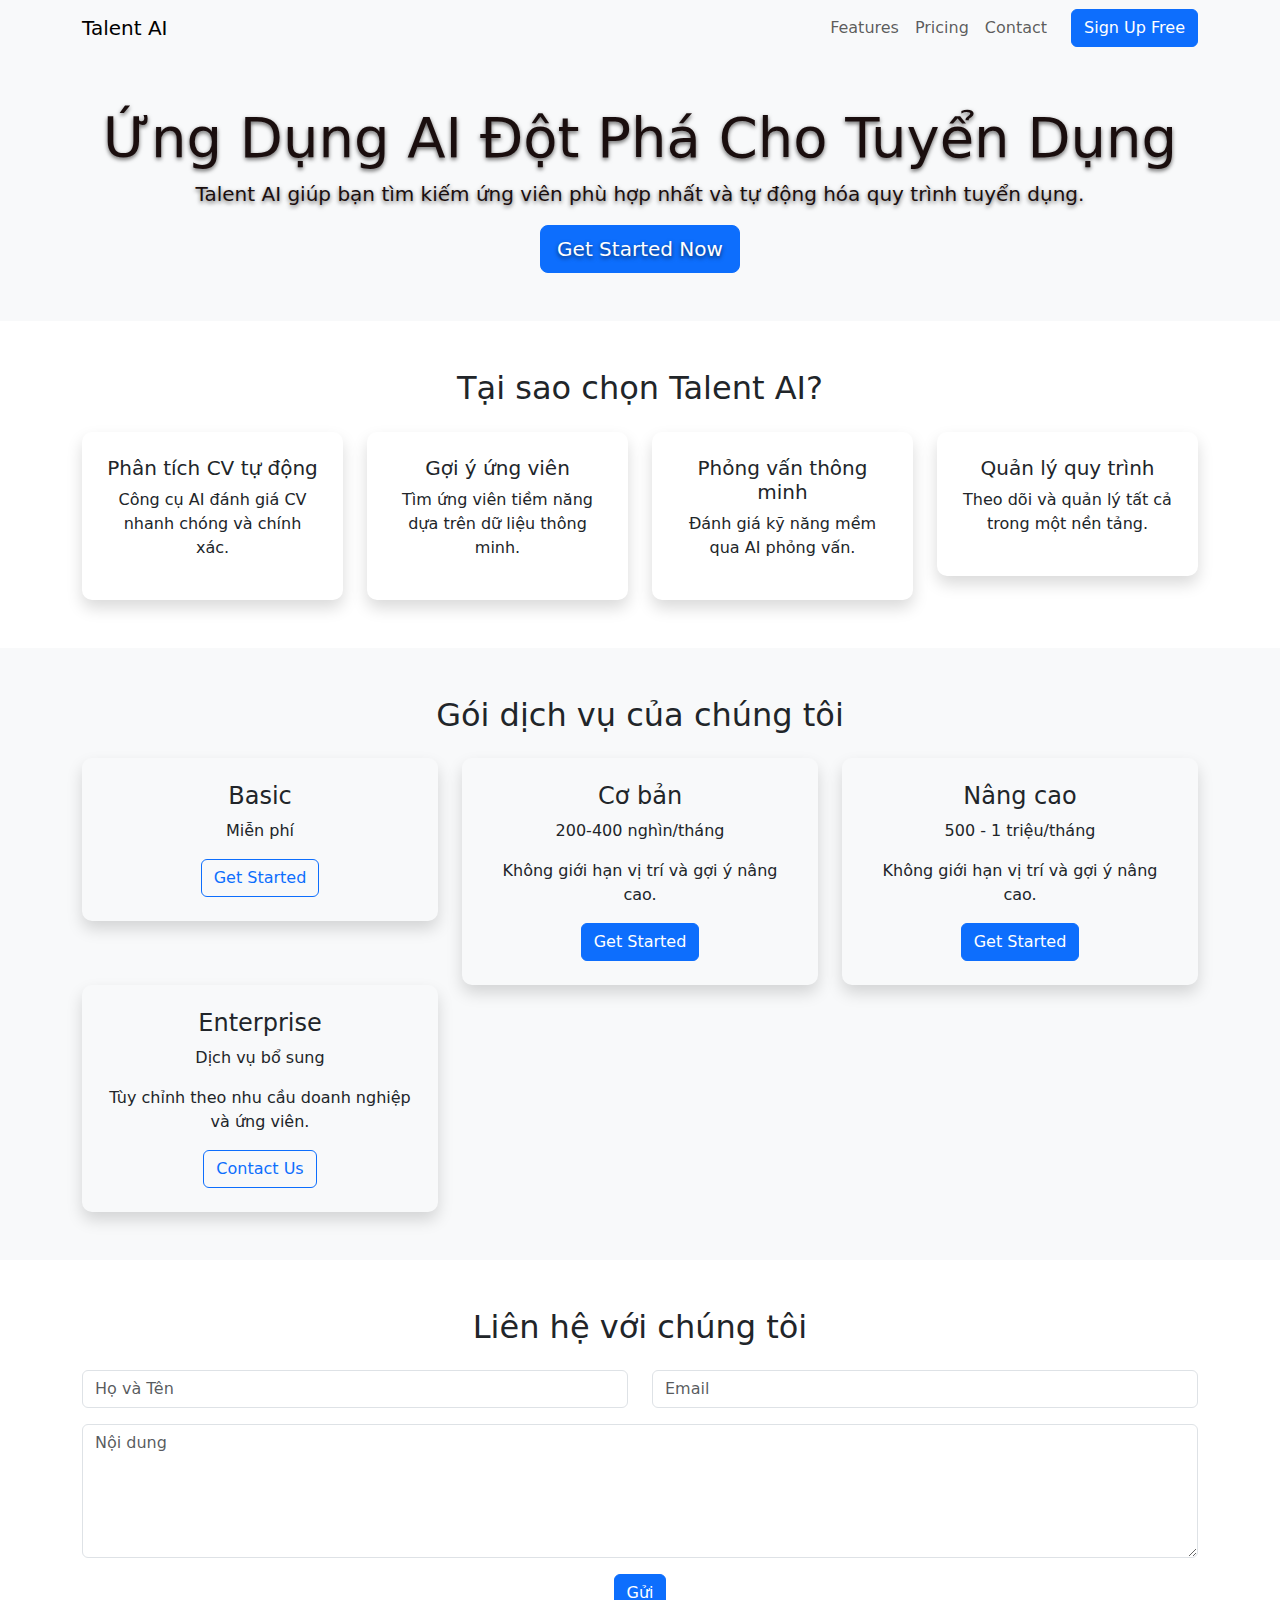
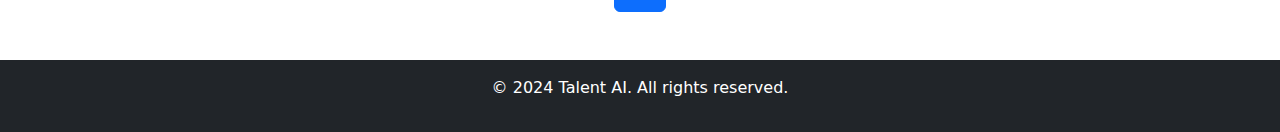
<file: khoinghiep/index.html>
<!DOCTYPE html>
<html lang="en">
<head>
    <meta charset="UTF-8">
    <meta name="viewport" content="width=device-width, initial-scale=1.0">
    <title>Talent AI - AI Tuyển Dụng</title>
  <style  type="text/css">
    body {
    font-family: Arial, sans-serif;
}

.hero {
    background-image: url('https://source.unsplash.com/1600x900/?technology,ai');
    background-size: cover;
    color: rgb(26, 14, 14);
    text-shadow: 0 2px 4px rgba(0, 0, 0, 0.6);
}

.feature-card {
    border-radius: 10px;
    transition: transform 0.3s ease;
}

.feature-card:hover {
    transform: scale(1.05);
}

.pricing-card {
    border-radius: 10px;
}

footer {
    background-color: #343a40;
    color: rgb(10, 9, 9);
}
    </style>
    <!-- Add Bootstrap CDN -->
    <link href="https://cdn.jsdelivr.net/npm/bootstrap@5.3.0-alpha3/dist/css/bootstrap.min.css" rel="stylesheet">
</head>
<body>
    <!-- Header -->
    <header class="navbar navbar-expand-lg navbar-light bg-light">
        <div class="container">
            <a class="navbar-brand" href="#">Talent AI</a>
            <button class="navbar-toggler" type="button" data-bs-toggle="collapse" data-bs-target="#navbarNav">
                <span class="navbar-toggler-icon"></span>
            </button>
            <div class="collapse navbar-collapse" id="navbarNav">
                <ul class="navbar-nav ms-auto">
                    <li class="nav-item"><a class="nav-link" href="#features">Features</a></li>
                    <li class="nav-item"><a class="nav-link" href="#pricing">Pricing</a></li>
                    <li class="nav-item"><a class="nav-link" href="#contact">Contact</a></li>
                </ul>
                <a href="#" class="btn btn-primary ms-3">Sign Up Free</a>
            </div>
        </div>
    </header>

    <!-- Hero Section -->
    <section class="hero text-center py-5 bg-light">
        <div class="container">
            <h1 class="display-4">Ứng Dụng AI Đột Phá Cho Tuyển Dụng</h1>
            <p class="lead">Talent AI giúp bạn tìm kiếm ứng viên phù hợp nhất và tự động hóa quy trình tuyển dụng.</p>
            <a href="#" class="btn btn-primary btn-lg">Get Started Now</a>
        </div>
    </section>

    <!-- Features Section -->
    <section id="features" class="features py-5">
        <div class="container text-center">
            <h2 class="mb-4">Tại sao chọn Talent AI?</h2>
            <div class="row">
                <div class="col-md-3">
                    <div class="feature-card p-4 shadow">
                        <h5>Phân tích CV tự động</h5>
                        <p>Công cụ AI đánh giá CV nhanh chóng và chính xác.</p>
                    </div>
                </div>
                <div class="col-md-3">
                    <div class="feature-card p-4 shadow">
                        <h5>Gợi ý ứng viên</h5>
                        <p>Tìm ứng viên tiềm năng dựa trên dữ liệu thông minh.</p>
                    </div>
                </div>
                <div class="col-md-3">
                    <div class="feature-card p-4 shadow">
                        <h5>Phỏng vấn thông minh</h5>
                        <p>Đánh giá kỹ năng mềm qua AI phỏng vấn.</p>
                    </div>
                </div>
                <div class="col-md-3">
                    <div class="feature-card p-4 shadow">
                        <h5>Quản lý quy trình</h5>
                        <p>Theo dõi và quản lý tất cả trong một nền tảng.</p>
                    </div>
                </div>
            </div>
        </div>
    </section>

    <!-- Pricing Section -->
    <section id="pricing" class="pricing py-5 bg-light">
        <div class="container text-center">
            <h2 class="mb-4">Gói dịch vụ của chúng tôi</h2>
            <div class="row">
                <div class="col-md-4">
                    <div class="pricing-card p-4 shadow">
                        <h4>Basic</h4>
                        <p>Miễn phí</p>
                        <p></p>
                        <a href="#" class="btn btn-outline-primary">Get Started</a>
                    </div>
                </div>
                <div class="col-md-4">
                    <div class="pricing-card p-4 shadow">
                        <h4>Cơ bản</h4>
                        <p>200-400 nghìn/tháng</p>
                        <p>Không giới hạn vị trí và gợi ý nâng cao.</p>
                        <a href="#" class="btn btn-primary">Get Started</a>
                    </div>
                </div>
                <div class="col-md-4">
                    <div class="pricing-card p-4 shadow">
                        <h4>Nâng cao</h4>
                        <p>500 - 1 triệu/tháng</p>
                        <p>Không giới hạn vị trí và gợi ý nâng cao.</p>
                        <a href="#" class="btn btn-primary">Get Started</a>
                    </div>
                </div>
                <div class="col-md-4">
                    <div class="pricing-card p-4 shadow">
                        <h4>Enterprise</h4>
                        <p>Dịch vụ bổ sung</p>
                        <p>Tùy chỉnh theo nhu cầu doanh nghiệp và ứng viên.</p>
                        <a href="#" class="btn btn-outline-primary">Contact Us</a>
                    </div>
                </div>
            </div>
        </div>
    </section>

    <!-- Contact Section -->
    <section id="contact" class="contact py-5">
        <div class="container text-center">
            <h2>Liên hệ với chúng tôi</h2>
            <form action="#" class="mt-4">
                <div class="row">
                    <div class="col-md-6">
                        <input type="text" class="form-control" placeholder="Họ và Tên">
                    </div>
                    <div class="col-md-6">
                        <input type="email" class="form-control" placeholder="Email">
                    </div>
                </div>
                <textarea class="form-control mt-3" rows="5" placeholder="Nội dung"></textarea>
                <button type="submit" class="btn btn-primary mt-3">Gửi</button>
            </form>
        </div>
    </section>

    <!-- Footer -->
    <footer class="bg-dark text-white py-3 text-center">
        <p>&copy; 2024 Talent AI. All rights reserved.</p>
    </footer>

    <script src="https://cdn.jsdelivr.net/npm/bootstrap@5.3.0-alpha3/dist/js/bootstrap.bundle.min.js"></script>
</body>
</html>
</file>
